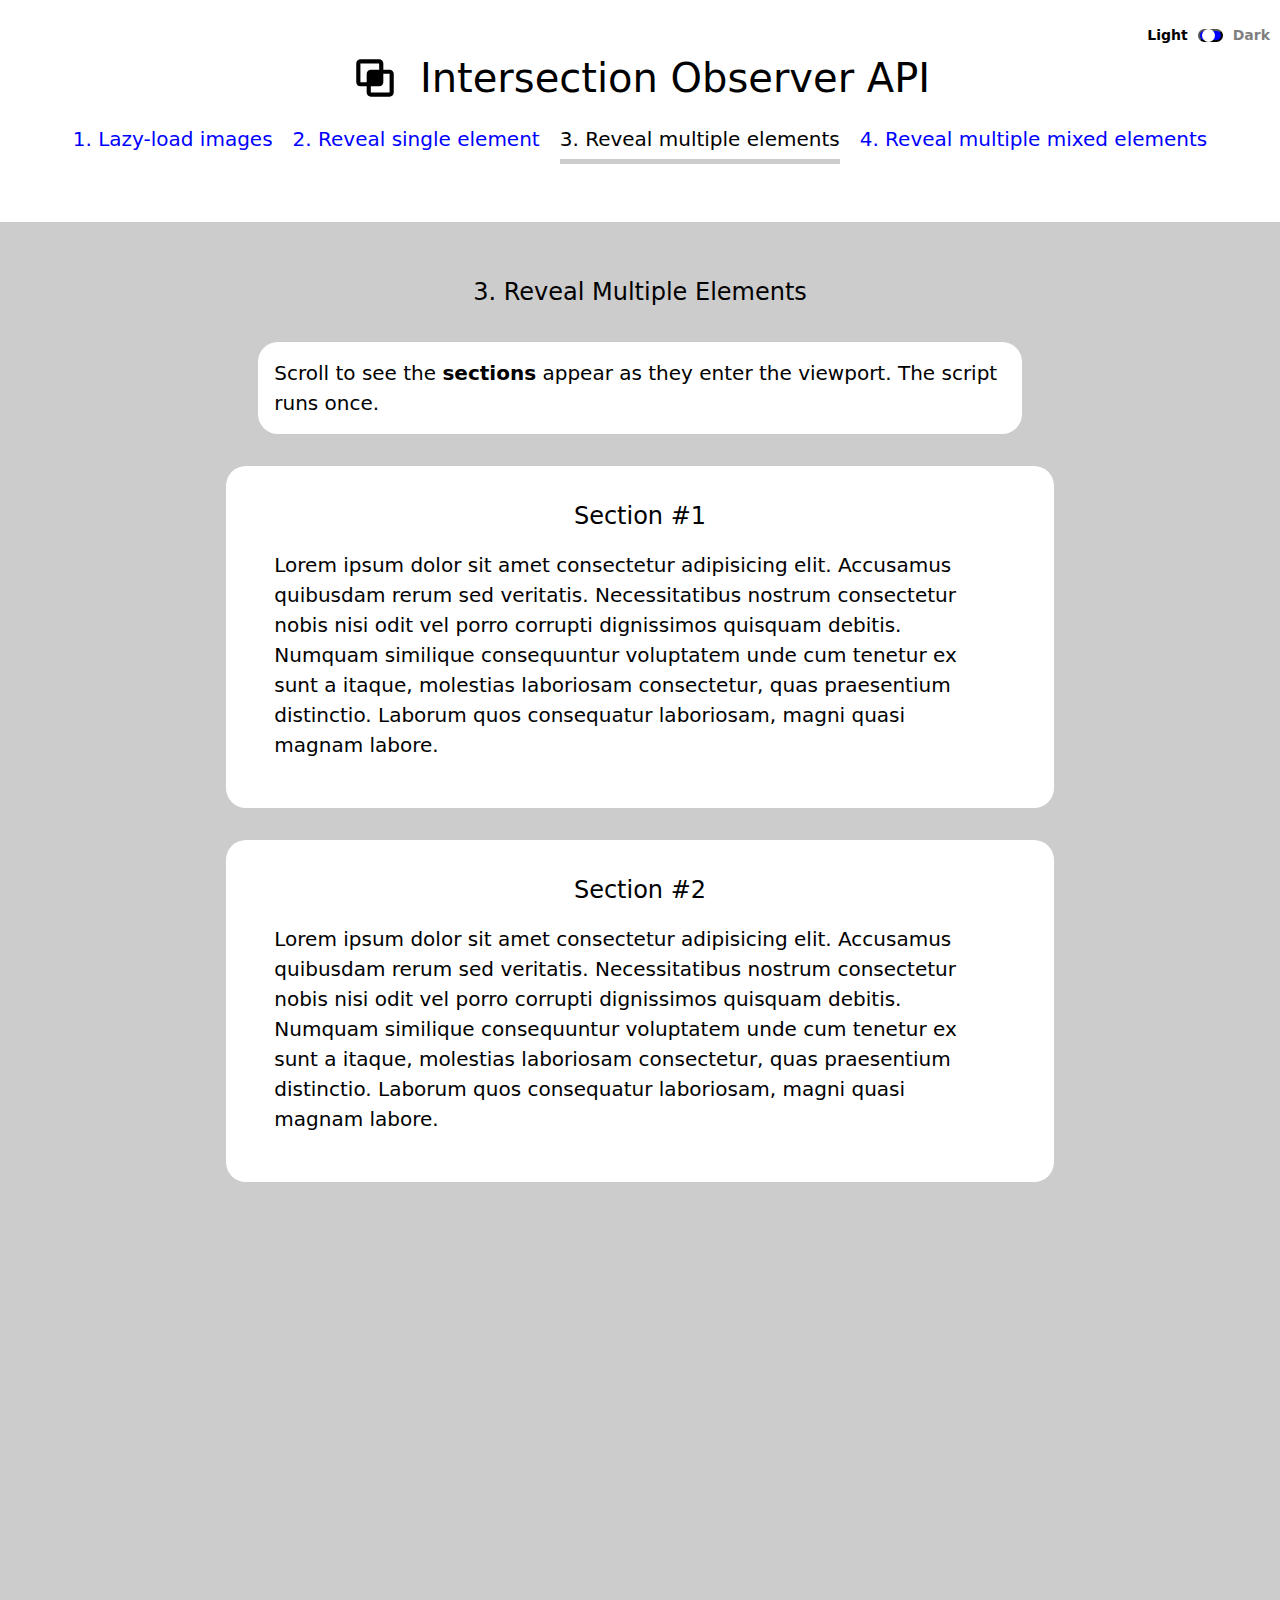
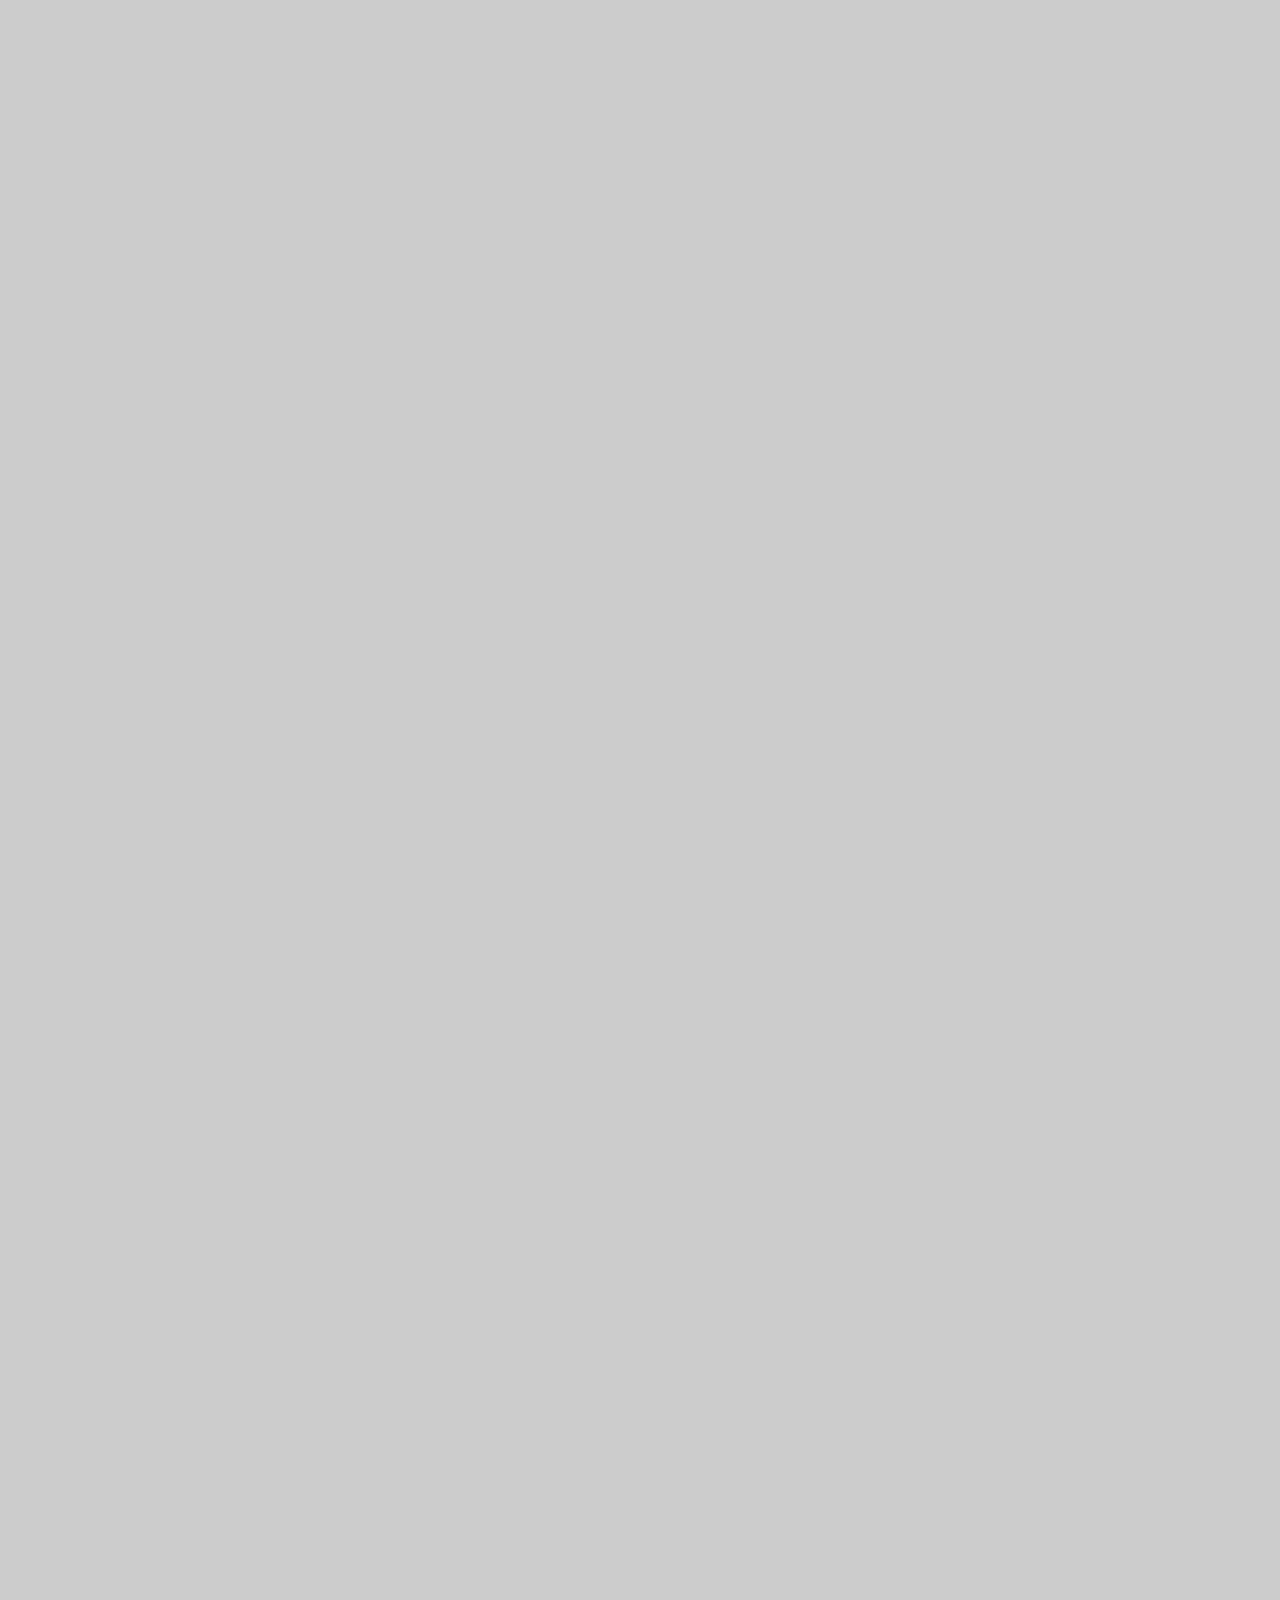
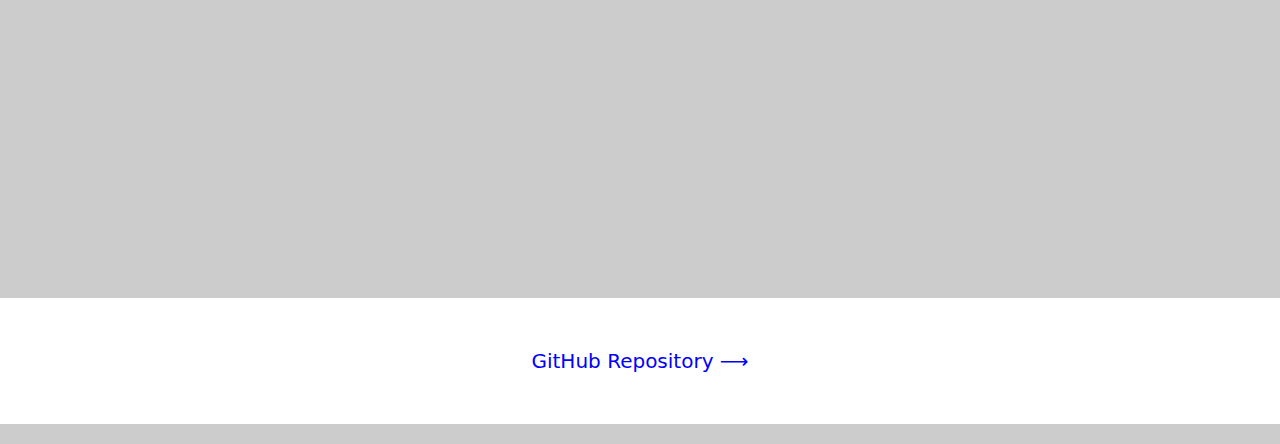
<file: reveal-multiple-elements.html>
<!DOCTYPE html>
<html lang="en" id="multiple">

<head>
    <meta charset="UTF-8">
    <meta name="viewport" content="width=device-width, initial-scale=1.0">
    <meta name="description" content="Observes multiple sections and triggers animations as they become visible.">
    <title>3. Reveal Multiple Elements | Intersection Observer API</title>
    <link rel="apple-touch-icon" sizes="180x180" href="./apple-touch-icon.png">
    <link rel="icon" type="image/png" sizes="32x32" href="./favicon-32x32.png">
    <link rel="icon" type="image/png" sizes="16x16" href="./favicon-16x16.png">
    <link rel="manifest" href="./site.webmanifest">
    <link rel="stylesheet" href="./index.css">
    <script src="./index.js" type="module"></script>
</head>

<body class="flow">
    <div id="loader" class="loader"><span class="visually-hidden">The page is loading...</span></div>
    <span class="visually-hidden" aria-hidden="true" id="page-loaded"></span>
    <a href="#main-content" class="element-invisible element-focusable skip-link">Skip to main content</a>

    <div class="theme-toggler">
        <p class="light">Light<span class="visually-hidden"> theme inactive</span></p><button type="button"
            aria-pressed="true" aria-label="Toggle theme"><span></span></button>
        <p class="dark">Dark<span class="visually-hidden"> theme active</span></p>
    </div>

    <header class="header">
        <p class="h1"> <svg xmlns="http://www.w3.org/2000/svg" width="24" height="24" viewBox="0 0 24 24">
                <path
                    d="M5 16h3v3c0 1.103.897 2 2 2h9c1.103 0 2-.897 2-2v-9c0-1.103-.897-2-2-2h-3V5c0-1.103-.897-2-2-2H5c-1.103 0-2 .897-2 2v9c0 1.103.897 2 2 2zm9.001-2L14 10h.001v4zM19 10l.001 9H10v-3h4c1.103 0 2-.897 2-2v-4h3zM5 5h9v3h-4c-1.103 0-2 .897-2 2v4H5V5z">
                </path>
            </svg><span>Intersection Observer API</span></p>
        <div id="primary-navigation" class="primary-navigation">
            <div class="hamburger-button-wrapper">
                <p>Menu</p>
                <button class="hamburger-button" id="hamburger-button" aria-controls="site-navigation"
                    aria-expanded="false">
                    <span id="btn-txt" class="visually-hidden">Expand menu</span>
                    <svg class="lines" viewBox="0 0 100 100">
                        <rect class="line top" y="28" x="10" rx="5"></rect>
                        <rect class="line middle" y="47" x="10" rx="5"></rect>
                        <rect class="line bottom" y="68" x="10" rx="5"></rect>
                    </svg>
                </button>
            </div>
            <nav id="site-navigation" class="menu-hidden">
                <ul>
                    <li><a href="./">1. Lazy-load images</a></li>
                    <li><a href="./reveal-single-element.html">2. Reveal single element</a></li>
                    <li><a href="./reveal-multiple-elements.html" aria-current="page">3. Reveal multiple elements</a>
                    </li>
                    <li><a href="./reveal-multiple-mixed-elements.html">4. Reveal multiple mixed elements</a></li>
                </ul>
            </nav>
        </div>
    </header>

    <main class="main container multiple" id="main-content">

        <h1>3. Reveal Multiple Elements</h1>
        <p class="element">Scroll to see the <b>sections</b> appear as they enter the viewport. The script
            runs once. </p>


        <section class="element">
            <h2>Section #1</h2>
            <p>Lorem ipsum dolor sit amet consectetur adipisicing elit. Accusamus quibusdam rerum sed veritatis.
                Necessitatibus nostrum consectetur nobis nisi odit vel porro corrupti dignissimos quisquam debitis.
                Numquam similique consequuntur voluptatem unde cum tenetur ex sunt a itaque, molestias laboriosam
                consectetur, quas praesentium distinctio. Laborum quos consequatur laboriosam, magni quasi magnam
                labore.</p>
        </section>
        <section class="element">
            <h2>Section #2</h2>
            <p>Lorem ipsum dolor sit amet consectetur adipisicing elit. Accusamus quibusdam rerum sed veritatis.
                Necessitatibus nostrum consectetur nobis nisi odit vel porro corrupti dignissimos quisquam debitis.
                Numquam similique consequuntur voluptatem unde cum tenetur ex sunt a itaque, molestias laboriosam
                consectetur, quas praesentium distinctio. Laborum quos consequatur laboriosam, magni quasi magnam
                labore.</p>
        </section>
        <section class="element">
            <h2>Section #3</h2>
            <p>Lorem ipsum dolor sit amet consectetur adipisicing elit. Accusamus quibusdam rerum sed veritatis.
                Necessitatibus nostrum consectetur nobis nisi odit vel porro corrupti dignissimos quisquam debitis.
                Numquam similique consequuntur voluptatem unde cum tenetur ex sunt a itaque, molestias laboriosam
                consectetur, quas praesentium distinctio. Laborum quos consequatur laboriosam, magni quasi magnam
                labore.</p>
        </section>
        <section class="element">
            <h2>Section #4</h2>
            <p>Lorem ipsum dolor sit amet consectetur adipisicing elit. Accusamus quibusdam rerum sed veritatis.
                Necessitatibus nostrum consectetur nobis nisi odit vel porro corrupti dignissimos quisquam debitis.
                Numquam similique consequuntur voluptatem unde cum tenetur ex sunt a itaque, molestias laboriosam
                consectetur, quas praesentium distinctio. Laborum quos consequatur laboriosam, magni quasi magnam
                labore.</p>
        </section>
        <section class="element">
            <h2>Section #5</h2>
            <p>Lorem ipsum dolor sit amet consectetur adipisicing elit. Accusamus quibusdam rerum sed veritatis.
                Necessitatibus nostrum consectetur nobis nisi odit vel porro corrupti dignissimos quisquam debitis.
                Numquam similique consequuntur voluptatem unde cum tenetur ex sunt a itaque, molestias laboriosam
                consectetur, quas praesentium distinctio. Laborum quos consequatur laboriosam, magni quasi magnam
                labore.</p>
        </section>

        <section class="element">
            <h2>Section #6</h2>
            <p>Lorem ipsum dolor sit amet consectetur adipisicing elit. Accusamus quibusdam rerum sed veritatis.
                Necessitatibus nostrum consectetur nobis nisi odit vel porro corrupti dignissimos quisquam debitis.
                Numquam similique consequuntur voluptatem unde cum tenetur ex sunt a itaque, molestias laboriosam
                consectetur, quas praesentium distinctio. Laborum quos consequatur laboriosam, magni quasi magnam
                labore.</p>
        </section>
        <section class="element">
            <h2>Section #7</h2>
            <p>Lorem ipsum dolor sit amet consectetur adipisicing elit. Accusamus quibusdam rerum sed veritatis.
                Necessitatibus nostrum consectetur nobis nisi odit vel porro corrupti dignissimos quisquam debitis.
                Numquam similique consequuntur voluptatem unde cum tenetur ex sunt a itaque, molestias laboriosam
                consectetur, quas praesentium distinctio. Laborum quos consequatur laboriosam, magni quasi magnam
                labore.</p>
        </section>
        <section class="element">
            <h2>Section #8</h2>
            <p>Lorem ipsum dolor sit amet consectetur adipisicing elit. Accusamus quibusdam rerum sed veritatis.
                Necessitatibus nostrum consectetur nobis nisi odit vel porro corrupti dignissimos quisquam debitis.
                Numquam similique consequuntur voluptatem unde cum tenetur ex sunt a itaque, molestias laboriosam
                consectetur, quas praesentium distinctio. Laborum quos consequatur laboriosam, magni quasi magnam
                labore.</p>
        </section>

    </main>

    <footer class="footer">
        <a href="https://github.com/chrisnajman/intersection-observer-api" target="_blank" rel="noopener noreferrer"
            class="external-link">
            GitHub Repository
        </a>
    </footer>

</body>

</html>
</file>
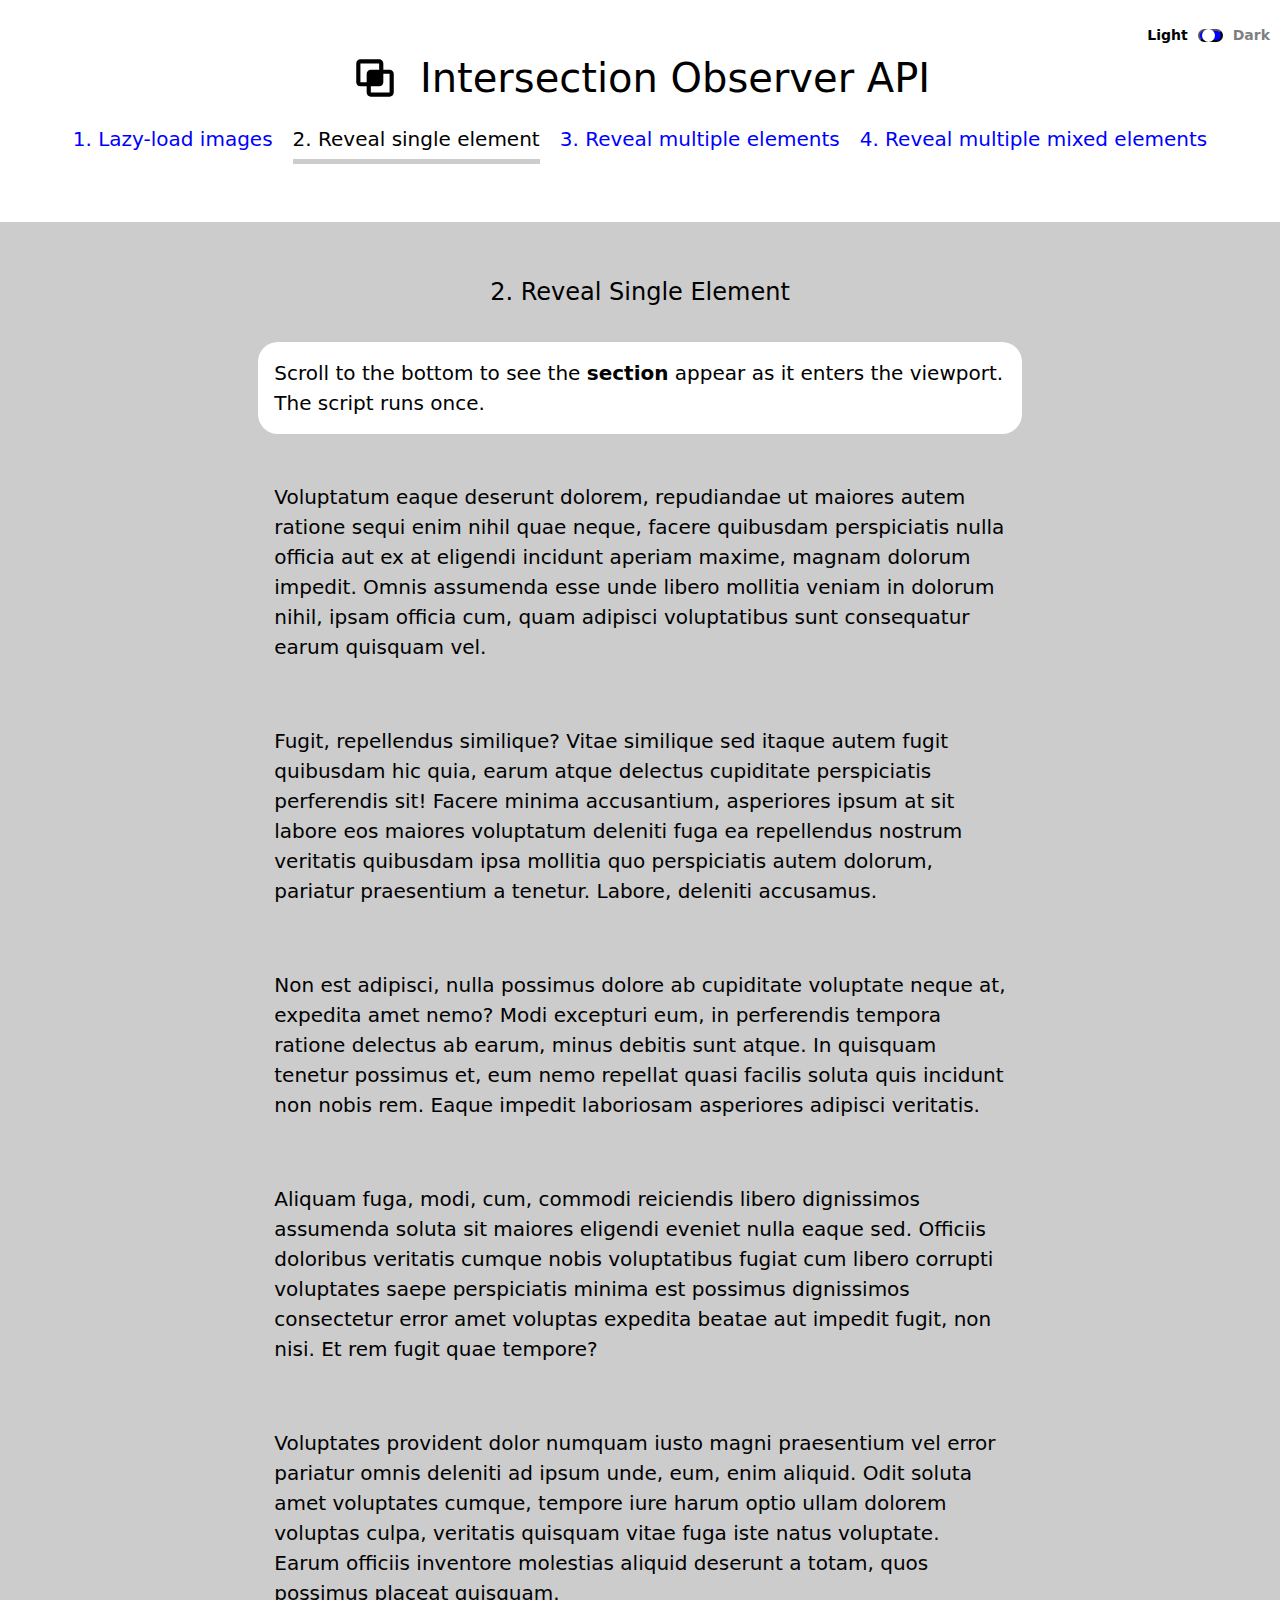
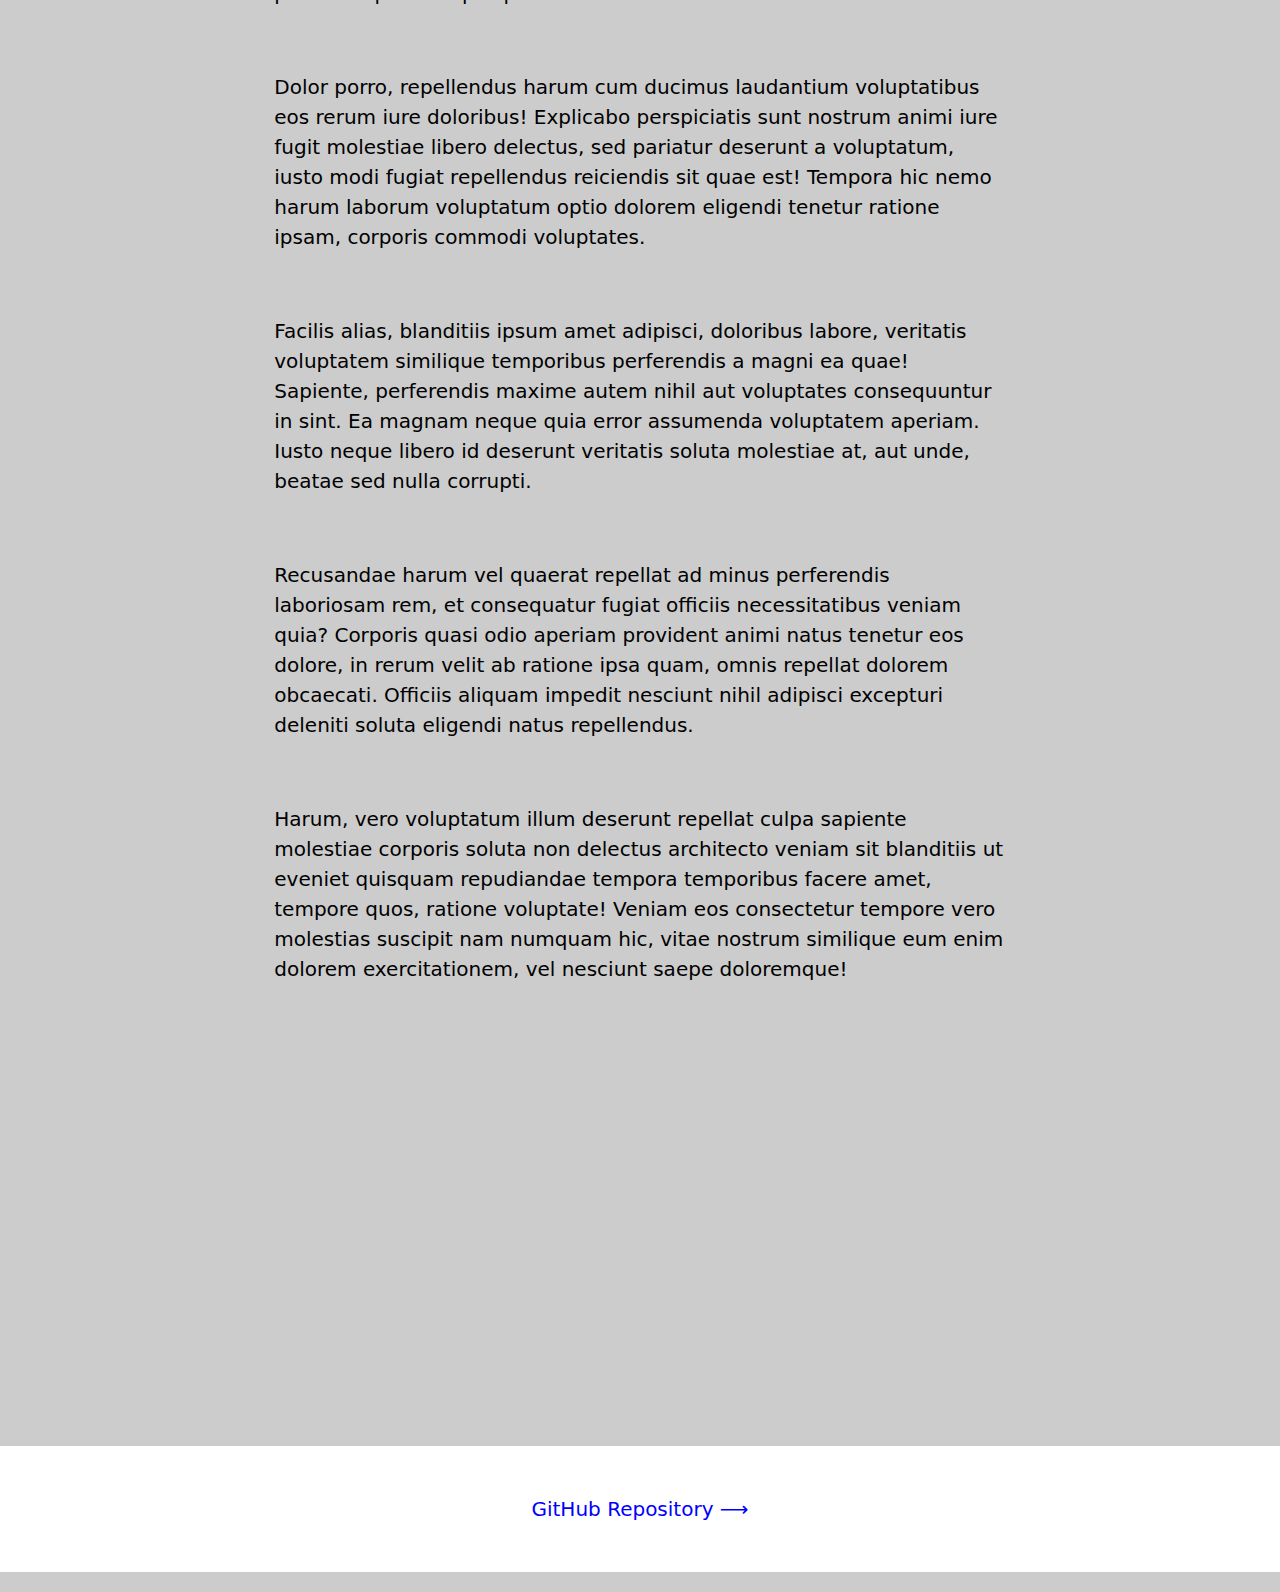
<file: reveal-single-element.html>
<!DOCTYPE html>
<html lang="en" id="single">

<head>
    <meta charset="UTF-8">
    <meta name="viewport" content="width=device-width, initial-scale=1.0">
    <meta name="description"
        content="Observes a single element and applies a visual effect when it enters the viewport.">
    <title>2. Reveal Single Element | Intersection Observer API</title>
    <link rel="apple-touch-icon" sizes="180x180" href="./apple-touch-icon.png">
    <link rel="icon" type="image/png" sizes="32x32" href="./favicon-32x32.png">
    <link rel="icon" type="image/png" sizes="16x16" href="./favicon-16x16.png">
    <link rel="manifest" href="./site.webmanifest">
    <link rel="stylesheet" href="./index.css">
    <script src="./index.js" type="module"></script>
</head>

<body class="flow">
    <div id="loader" class="loader"><span class="visually-hidden">The page is loading...</span></div>
    <span class="visually-hidden" aria-hidden="true" id="page-loaded"></span>
    <a href="#main-content" class="element-invisible element-focusable skip-link">Skip to main content</a>

    <div class="theme-toggler">
        <p class="light">Light<span class="visually-hidden"> theme inactive</span></p><button type="button"
            aria-pressed="true" aria-label="Toggle theme"><span></span></button>
        <p class="dark">Dark<span class="visually-hidden"> theme active</span></p>
    </div>

    <header class="header">
        <p class="h1"> <svg xmlns="http://www.w3.org/2000/svg" width="24" height="24" viewBox="0 0 24 24">
                <path
                    d="M5 16h3v3c0 1.103.897 2 2 2h9c1.103 0 2-.897 2-2v-9c0-1.103-.897-2-2-2h-3V5c0-1.103-.897-2-2-2H5c-1.103 0-2 .897-2 2v9c0 1.103.897 2 2 2zm9.001-2L14 10h.001v4zM19 10l.001 9H10v-3h4c1.103 0 2-.897 2-2v-4h3zM5 5h9v3h-4c-1.103 0-2 .897-2 2v4H5V5z">
                </path>
            </svg><span>Intersection Observer API</span></p>
        <div id="primary-navigation" class="primary-navigation">
            <div class="hamburger-button-wrapper">
                <p>Menu</p>
                <button class="hamburger-button" id="hamburger-button" aria-controls="site-navigation"
                    aria-expanded="false">
                    <span id="btn-txt" class="visually-hidden">Expand menu</span>
                    <svg class="lines" viewBox="0 0 100 100">
                        <rect class="line top" y="28" x="10" rx="5"></rect>
                        <rect class="line middle" y="47" x="10" rx="5"></rect>
                        <rect class="line bottom" y="68" x="10" rx="5"></rect>
                    </svg>
                </button>
            </div>
            <nav id="site-navigation" class="menu-hidden">
                <ul>
                    <li><a href="./">1. Lazy-load images</a></li>
                    <li><a href="./reveal-single-element.html" aria-current="page">2. Reveal single element</a></li>
                    <li><a href="./reveal-multiple-elements.html">3. Reveal multiple elements</a></li>
                    <li><a href="./reveal-multiple-mixed-elements.html">4. Reveal multiple mixed elements</a></li>
                </ul>
            </nav>
        </div>
    </header>

    <main class="main container single" id="main-content">

        <h1>2. Reveal Single Element</h1>
        <p class="element">Scroll to the bottom to see the <b>section</b> appear as it enters the viewport. The script
            runs once. </p>

        <p>Voluptatum eaque deserunt dolorem, repudiandae ut maiores autem ratione sequi enim nihil quae
            neque, facere quibusdam perspiciatis nulla officia aut ex at eligendi incidunt aperiam maxime, magnam
            dolorum impedit. Omnis assumenda esse unde libero mollitia veniam in dolorum nihil, ipsam officia cum, quam
            adipisci voluptatibus sunt consequatur earum quisquam vel.</p>
        <p>Fugit, repellendus similique? Vitae similique sed itaque autem fugit quibusdam hic quia, earum
            atque delectus cupiditate perspiciatis perferendis sit! Facere minima accusantium, asperiores ipsum at sit
            labore eos maiores voluptatum deleniti fuga ea repellendus nostrum veritatis quibusdam ipsa mollitia quo
            perspiciatis autem dolorum, pariatur praesentium a tenetur. Labore, deleniti accusamus.</p>
        <p>Non est adipisci, nulla possimus dolore ab cupiditate voluptate neque at, expedita amet nemo?
            Modi excepturi eum, in perferendis tempora ratione delectus ab earum, minus debitis sunt atque. In quisquam
            tenetur possimus et, eum nemo repellat quasi facilis soluta quis incidunt non nobis rem. Eaque impedit
            laboriosam asperiores adipisci veritatis.</p>
        <p>Aliquam fuga, modi, cum, commodi reiciendis libero dignissimos assumenda soluta sit maiores
            eligendi eveniet nulla eaque sed. Officiis doloribus veritatis cumque nobis voluptatibus fugiat cum libero
            corrupti voluptates saepe perspiciatis minima est possimus dignissimos consectetur error amet voluptas
            expedita beatae aut impedit fugit, non nisi. Et rem fugit quae tempore?</p>
        <p>Voluptates provident dolor numquam iusto magni praesentium vel error pariatur omnis deleniti ad
            ipsum unde, eum, enim aliquid. Odit soluta amet voluptates cumque, tempore iure harum optio ullam dolorem
            voluptas culpa, veritatis quisquam vitae fuga iste natus voluptate. Earum officiis inventore molestias
            aliquid deserunt a totam, quos possimus placeat quisquam.</p>
        <p>Dolor porro, repellendus harum cum ducimus laudantium voluptatibus eos rerum iure doloribus!
            Explicabo perspiciatis sunt nostrum animi iure fugit molestiae libero delectus, sed pariatur deserunt a
            voluptatum, iusto modi fugiat repellendus reiciendis sit quae est! Tempora hic nemo harum laborum voluptatum
            optio dolorem eligendi tenetur ratione ipsam, corporis commodi voluptates.</p>
        <p>Facilis alias, blanditiis ipsum amet adipisci, doloribus labore, veritatis voluptatem similique
            temporibus perferendis a magni ea quae! Sapiente, perferendis maxime autem nihil aut voluptates consequuntur
            in sint. Ea magnam neque quia error assumenda voluptatem aperiam. Iusto neque libero id deserunt veritatis
            soluta molestiae at, aut unde, beatae sed nulla corrupti.</p>
        <p>Recusandae harum vel quaerat repellat ad minus perferendis laboriosam rem, et consequatur
            fugiat officiis necessitatibus veniam quia? Corporis quasi odio aperiam provident animi natus tenetur eos
            dolore, in rerum velit ab ratione ipsa quam, omnis repellat dolorem obcaecati. Officiis aliquam impedit
            nesciunt nihil adipisci excepturi deleniti soluta eligendi natus repellendus.</p>
        <p>Harum, vero voluptatum illum deserunt repellat culpa sapiente molestiae corporis soluta non
            delectus architecto veniam sit blanditiis ut eveniet quisquam repudiandae tempora temporibus facere amet,
            tempore quos, ratione voluptate! Veniam eos consectetur tempore vero molestias suscipit nam numquam hic,
            vitae nostrum similique eum enim dolorem exercitationem, vel nesciunt saepe doloremque!</p>


        <section class="element">
            <h2>Section</h2>
            <p>Lorem ipsum dolor sit amet consectetur adipisicing elit. Accusamus quibusdam rerum sed veritatis.
                Necessitatibus nostrum consectetur nobis nisi odit vel porro corrupti dignissimos quisquam debitis.
                Numquam similique consequuntur voluptatem unde cum tenetur ex sunt a itaque, molestias laboriosam
                consectetur, quas praesentium distinctio. Laborum quos consequatur laboriosam, magni quasi magnam
                labore.</p>

        </section>

    </main>

    <footer class="footer">
        <a href="https://github.com/chrisnajman/intersection-observer-api" target="_blank" rel="noopener noreferrer"
            class="external-link">
            GitHub Repository
        </a>
    </footer>

</body>

</html>
</file>
<file: index.css>
@import "./css/base.css";
@import "./css/components/loader.css";
@import "./css/components/navigation.css";
@import "./css/pages/lazy-load.css";
@import "./css/pages/reveal-single-element.css";
@import "./css/pages/reveal-multiple-elements.css";
@import "./css/pages/reveal-multiple-mixed-elements.css";
</file>
